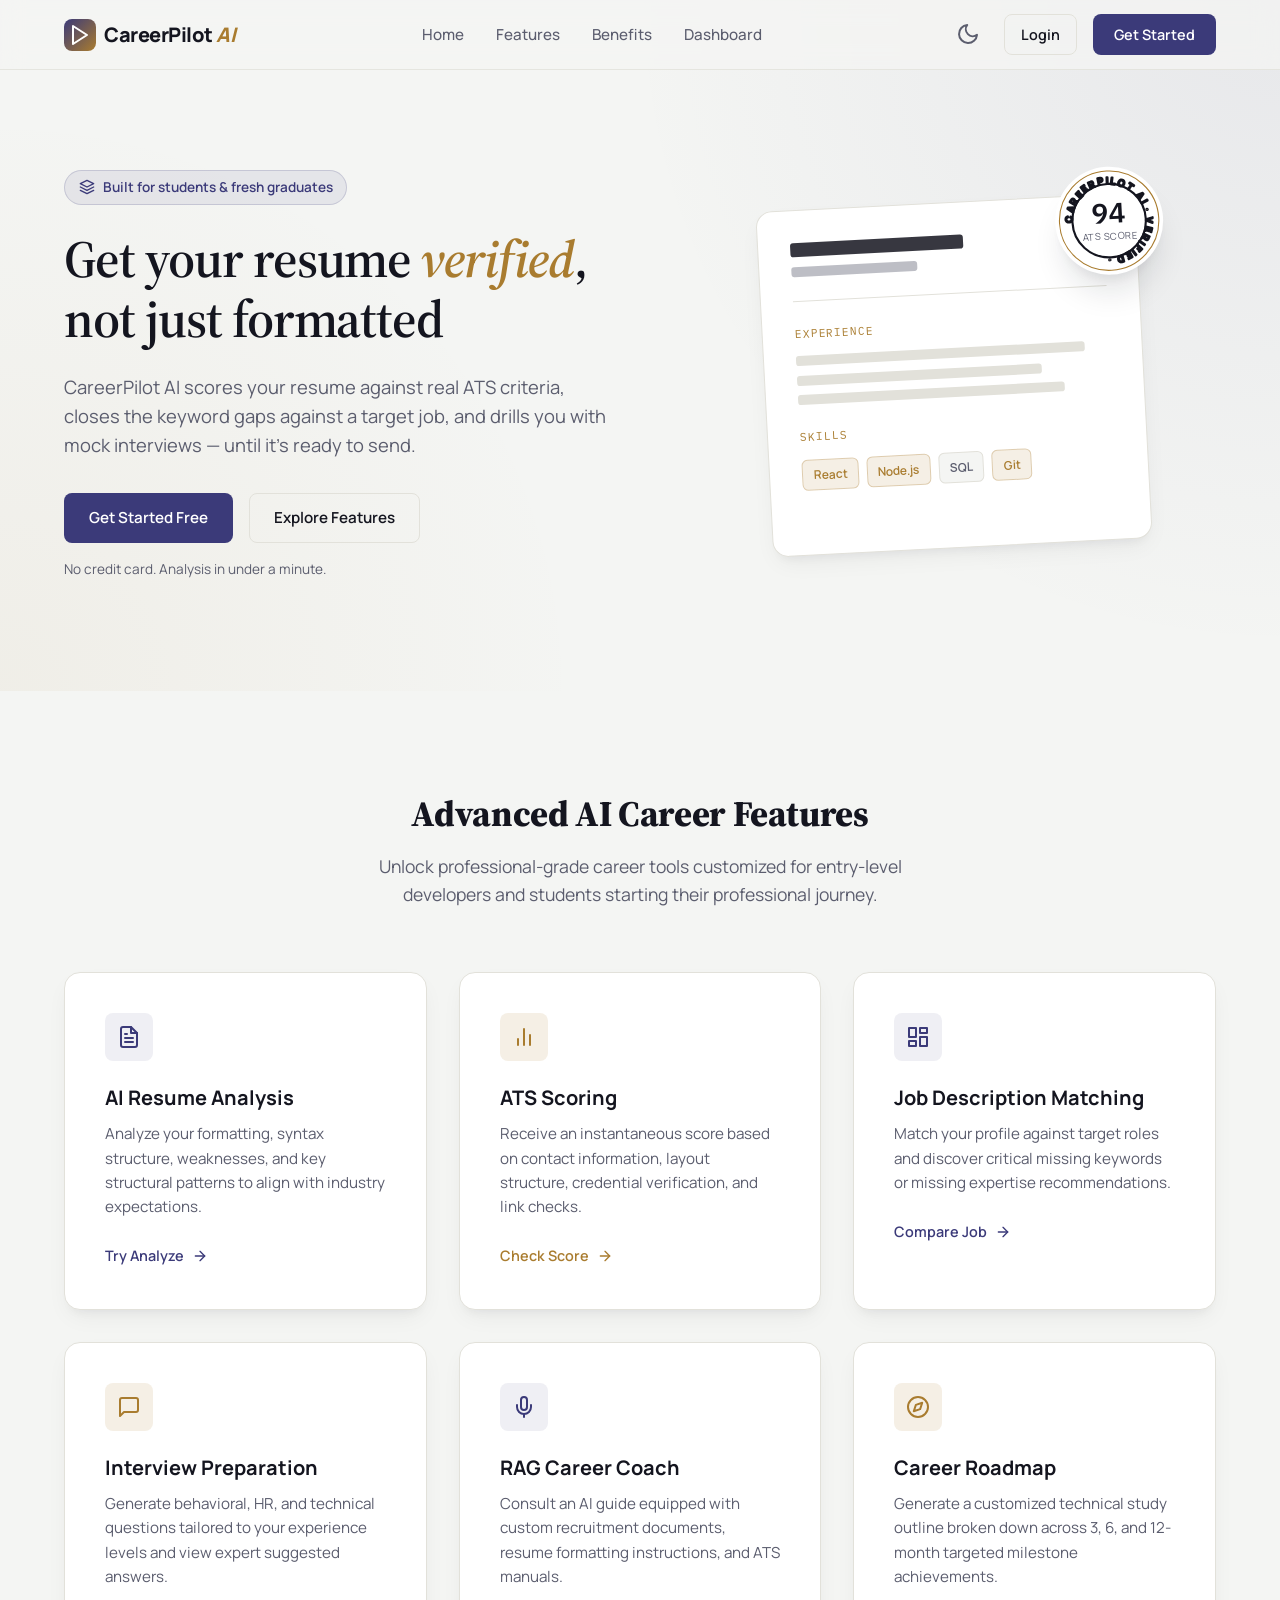
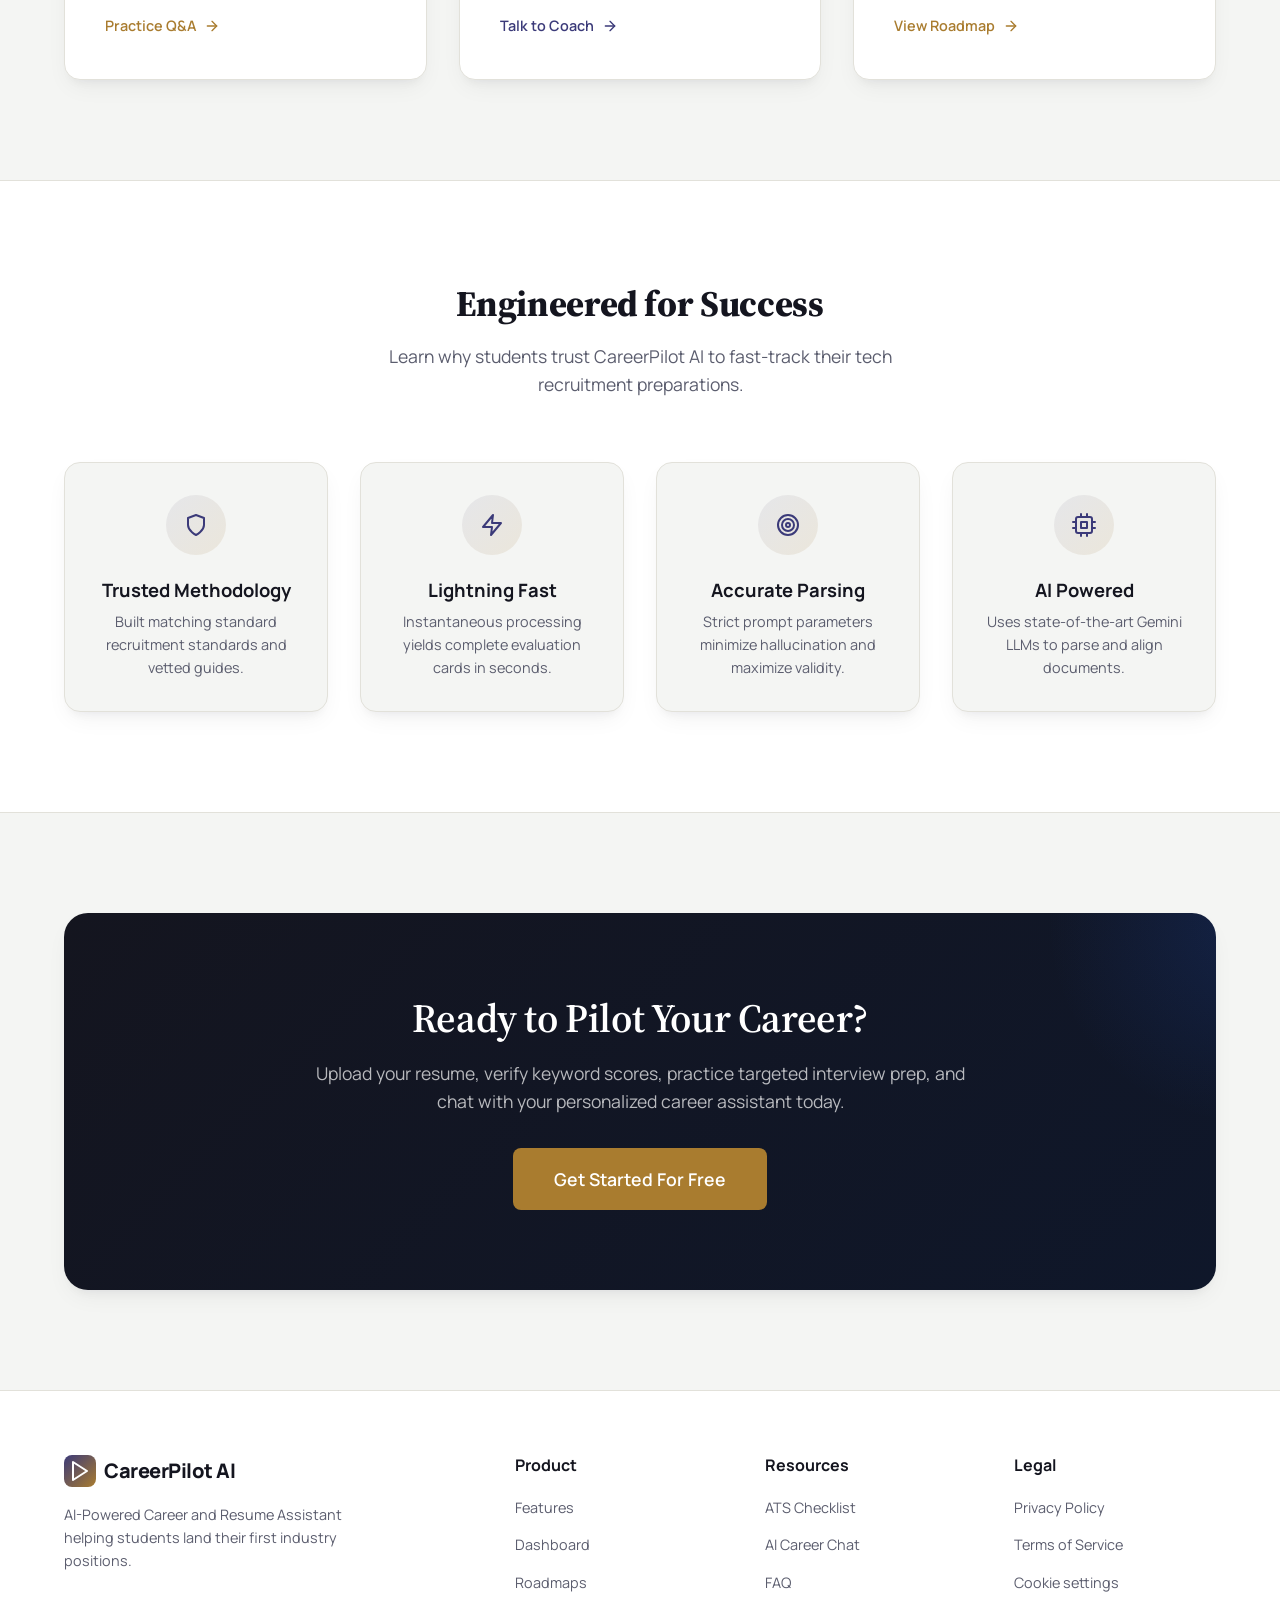
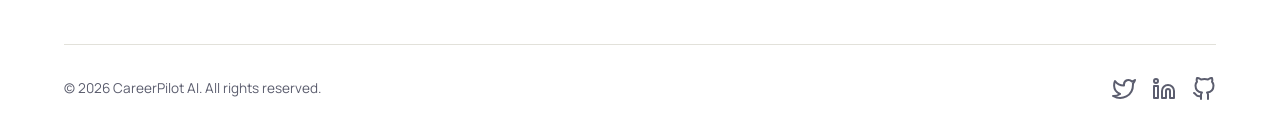
<file: frontend/index.html>
<!DOCTYPE html>
<html lang="en">
<head>
    <meta charset="UTF-8">
    <meta name="viewport" content="width=device-width, initial-scale=1.0">
    <title>CareerPilot AI - Your AI-Powered Career Copilot</title>
    
    <!-- Meta Descriptions for SEO -->
    <meta name="description" content="CareerPilot AI is an AI-powered resume analyzer, ATS scoring engine, job matching assistant, and mock interview prep system designed for students and fresh graduates.">
    <meta name="keywords" content="Resume Analyzer, ATS Score, Career Assistant, Job Matching, Resume Parser, Interview Prep, Career Roadmap, AI Career Coach">
    <meta name="author" content="CareerPilot AI Team">
    
    <!-- Fonts Preconnect and Links for Performance -->
    <link rel="preconnect" href="https://fonts.googleapis.com">
    <link rel="preconnect" href="https://fonts.gstatic.com" crossorigin>
    <link href="https://fonts.googleapis.com/css2?family=Manrope:wght@400;500;600;700;800&family=Source+Serif+4:opsz,wght@8..60,500;8..60,600&family=IBM+Plex+Mono:wght@500;600&display=swap" rel="stylesheet">
    
    <!-- Stylesheets -->
    <link rel="stylesheet" href="css/style.css">
    <link rel="stylesheet" href="css/responsive.css">
</head>
<body>

    <!-- Skip link for accessibility -->
    <a href="#main-content" class="skip-link">Skip to content</a>

    <!-- Header Navigation -->
    <header class="header">
        <div class="container">
            <a href="#" class="logo" aria-label="CareerPilot AI Home">
                <div class="logo-icon" aria-hidden="true">
                    <svg viewBox="0 0 24 24" stroke-width="2.5" fill="none">
                        <polygon points="5 3 19 12 5 21 5 3"></polygon>
                    </svg>
                </div>
                <span>CareerPilot <span class="text-gradient">AI</span></span>
            </a>

            <!-- Desktop Links -->
            <nav aria-label="Main Navigation">
                <ul class="nav-links">
                    <li><a href="#" class="nav-link active" aria-current="page">Home</a></li>
                    <li><a href="#features" class="nav-link">Features</a></li>
                    <li><a href="#benefits" class="nav-link">Benefits</a></li>
                    <li><a href="login.html" class="nav-link">Dashboard</a></li>
                    <li class="mobile-only"><a href="login.html" class="nav-link">Login</a></li>
                    <li class="mobile-only"><a href="register.html" class="nav-link">Register</a></li>
                </ul>
            </nav>

            <!-- Nav Actions -->
            <div class="nav-actions">
                <!-- Theme Toggle -->
                <button id="theme-toggle" class="theme-toggle" aria-label="Switch theme">
                    <svg class="moon-icon" viewBox="0 0 24 24"><path d="M21 12.79A9 9 0 1 1 11.21 3 7 7 0 0 0 21 12.79z"></path></svg>
                    <svg class="sun-icon" viewBox="0 0 24 24"><circle cx="12" cy="12" r="5"></circle><line x1="12" y1="1" x2="12" y2="3"></line><line x1="12" y1="21" x2="12" y2="23"></line><line x1="4.22" y1="4.22" x2="5.64" y2="5.64"></line><line x1="18.36" y1="18.36" x2="19.78" y2="19.78"></line><line x1="1" y1="12" x2="3" y2="12"></line><line x1="21" y1="12" x2="23" y2="12"></line><line x1="4.22" y1="19.78" x2="5.64" y2="18.36"></line><line x1="18.36" y1="5.64" x2="19.78" y2="4.22"></line></svg>
                </button>
                
                <!-- Action Buttons -->
                <a href="login.html" class="btn btn-secondary" style="padding: 0.5rem 1rem; font-size: 0.9rem;">Login</a>
                <a href="register.html" class="btn btn-primary" style="padding: 0.5rem 1.25rem; font-size: 0.9rem;">Get Started</a>

                <!-- Mobile Menu Button -->
                <button id="menu-toggle" class="menu-toggle" aria-expanded="false" aria-controls="primary-navigation" aria-label="Open navigation menu">
                    <svg class="hamburger" viewBox="0 0 24 24">
                        <line x1="3" y1="6" x2="21" y2="6"></line>
                        <line x1="3" y1="12" x2="21" y2="12"></line>
                        <line x1="3" y1="18" x2="21" y2="18"></line>
                    </svg>
                </button>
            </div>
        </div>
    </header>

    <!-- Main Content Area -->
    <main id="main-content">
        
        <!-- Hero Section -->
        <section class="hero" id="home">
            <div class="container hero-grid">
                <div class="hero-content">
                    <span class="badge">
                        <svg viewBox="0 0 24 24" class="badge-icon"><polygon points="12 2 2 7 12 12 22 7 12 2"></polygon><polyline points="2 17 12 22 22 17"></polyline><polyline points="2 12 12 17 22 12"></polyline></svg>
                        Built for students & fresh graduates
                    </span>
                    <h1>Get your resume <span class="text-gradient">verified</span>, not just formatted</h1>
                    <p class="hero-subtitle">CareerPilot AI scores your resume against real ATS criteria, closes the keyword gaps against a target job, and drills you with mock interviews — until it's ready to send.</p>
                    <div class="hero-buttons">
                        <a href="register.html" class="btn btn-primary btn-lg">Get Started Free</a>
                        <a href="#features" class="btn btn-secondary btn-lg">Explore Features</a>
                    </div>
                    <p class="hero-note">No credit card. Analysis in under a minute.</p>
                </div>

                <!-- Signature element: a resume document stamped with a verification seal -->
                <div class="hero-visual">
                    <div class="resume-card" aria-hidden="true">
                        <div class="resume-card-head">
                            <span class="resume-line resume-line--name"></span>
                            <span class="resume-line resume-line--title"></span>
                        </div>
                        <div class="resume-card-section">
                            <span class="resume-label">Experience</span>
                            <span class="resume-line" style="width: 92%;"></span>
                            <span class="resume-line" style="width: 78%;"></span>
                            <span class="resume-line" style="width: 85%;"></span>
                        </div>
                        <div class="resume-card-section">
                            <span class="resume-label">Skills</span>
                            <div class="resume-tags">
                                <span class="resume-tag resume-tag--match">React</span>
                                <span class="resume-tag resume-tag--match">Node.js</span>
                                <span class="resume-tag">SQL</span>
                                <span class="resume-tag resume-tag--match">Git</span>
                            </div>
                        </div>
                        <div class="seal">
                            <svg viewBox="0 0 100 100" class="seal-ring">
                                <circle cx="50" cy="50" r="46"></circle>
                                <path id="sealCurve" d="M 50,50 m -34,0 a 34,34 0 1,1 68,0 a 34,34 0 1,1 -68,0" fill="none"></path>
                                <text font-size="8.5" letter-spacing="2" font-weight="600">
                                    <textPath href="#sealCurve" startOffset="0%">CAREERPILOT AI · VERIFIED ·</textPath>
                                </text>
                            </svg>
                            <span class="seal-score">94</span>
                            <span class="seal-label">ATS score</span>
                        </div>
                    </div>
                </div>
            </div>
        </section>

        <!-- Features Section -->
        <section class="features-section" id="features">
            <div class="container">
                <div class="section-header">
                    <h2>Advanced AI Career Features</h2>
                    <p>Unlock professional-grade career tools customized for entry-level developers and students starting their professional journey.</p>
                </div>
                
                <div class="features-grid">
                    <!-- Feature 1: Resume Analysis -->
                    <article class="feature-card">
                        <div class="feature-icon-wrapper">
                            <svg viewBox="0 0 24 24"><path d="M14 2H6a2 2 0 0 0-2 2v16a2 2 0 0 0 2 2h12a2 2 0 0 0 2-2V8z"></path><polyline points="14 2 14 8 20 8"></polyline><line x1="16" y1="13" x2="8" y2="13"></line><line x1="16" y1="17" x2="8" y2="17"></line><polyline points="10 9 9 9 8 9"></polyline></svg>
                        </div>
                        <h3>AI Resume Analysis</h3>
                        <p>Analyze your formatting, syntax structure, weaknesses, and key structural patterns to align with industry expectations.</p>
                        <a href="login.html?redirect=upload" class="feature-link">Try Analyze <svg viewBox="0 0 24 24"><line x1="5" y1="12" x2="19" y2="12"></line><polyline points="12 5 19 12 12 19"></polyline></svg></a>
                    </article>

                    <!-- Feature 2: ATS Score -->
                    <article class="feature-card">
                        <div class="feature-icon-wrapper">
                            <svg viewBox="0 0 24 24"><line x1="18" y1="20" x2="18" y2="10"></line><line x1="12" y1="20" x2="12" y2="4"></line><line x1="6" y1="20" x2="6" y2="14"></line></svg>
                        </div>
                        <h3>ATS Scoring</h3>
                        <p>Receive an instantaneous score based on contact information, layout structure, credential verification, and link checks.</p>
                        <a href="login.html?redirect=ats" class="feature-link">Check Score <svg viewBox="0 0 24 24"><line x1="5" y1="12" x2="19" y2="12"></line><polyline points="12 5 19 12 12 19"></polyline></svg></a>
                    </article>

                    <!-- Feature 3: Job Description Matching -->
                    <article class="feature-card">
                        <div class="feature-icon-wrapper">
                            <svg viewBox="0 0 24 24"><rect x="3" y="3" width="7" height="9"></rect><rect x="14" y="3" width="7" height="5"></rect><rect x="14" y="12" width="7" height="9"></rect><rect x="3" y="16" width="7" height="5"></rect></svg>
                        </div>
                        <h3>Job Description Matching</h3>
                        <p>Match your profile against target roles and discover critical missing keywords or missing expertise recommendations.</p>
                        <a href="login.html?redirect=jobmatch" class="feature-link">Compare Job <svg viewBox="0 0 24 24"><line x1="5" y1="12" x2="19" y2="12"></line><polyline points="12 5 19 12 12 19"></polyline></svg></a>
                    </article>

                    <!-- Feature 4: Interview Generator -->
                    <article class="feature-card">
                        <div class="feature-icon-wrapper">
                            <svg viewBox="0 0 24 24"><path d="M21 15a2 2 0 0 1-2 2H7l-4 4V5a2 2 0 0 1 2-2h14a2 2 0 0 1 2 2z"></path></svg>
                        </div>
                        <h3>Interview Preparation</h3>
                        <p>Generate behavioral, HR, and technical questions tailored to your experience levels and view expert suggested answers.</p>
                        <a href="login.html?redirect=interview" class="feature-link">Practice Q&A <svg viewBox="0 0 24 24"><line x1="5" y1="12" x2="19" y2="12"></line><polyline points="12 5 19 12 12 19"></polyline></svg></a>
                    </article>

                    <!-- Feature 5: AI Career Coach -->
                    <article class="feature-card">
                        <div class="feature-icon-wrapper">
                            <svg viewBox="0 0 24 24"><path d="M12 2a3 3 0 0 0-3 3v7a3 3 0 0 0 6 0V5a3 3 0 0 0-3-3z"></path><path d="M19 10v2a7 7 0 0 1-14 0v-2"></path><line x1="12" y1="19" x2="12" y2="22"></line></svg>
                        </div>
                        <h3>RAG Career Coach</h3>
                        <p>Consult an AI guide equipped with custom recruitment documents, resume formatting instructions, and ATS manuals.</p>
                        <a href="login.html?redirect=careercoach" class="feature-link">Talk to Coach <svg viewBox="0 0 24 24"><line x1="5" y1="12" x2="19" y2="12"></line><polyline points="12 5 19 12 12 19"></polyline></svg></a>
                    </article>

                    <!-- Feature 6: Career Roadmap -->
                    <article class="feature-card">
                        <div class="feature-icon-wrapper">
                            <svg viewBox="0 0 24 24"><circle cx="12" cy="12" r="10"></circle><polygon points="16.24 7.76 14.12 14.12 7.76 16.24 9.88 9.88 16.24 7.76"></polygon></svg>
                        </div>
                        <h3>Career Roadmap</h3>
                        <p>Generate a customized technical study outline broken down across 3, 6, and 12-month targeted milestone achievements.</p>
                        <a href="login.html?redirect=roadmap" class="feature-link">View Roadmap <svg viewBox="0 0 24 24"><line x1="5" y1="12" x2="19" y2="12"></line><polyline points="12 5 19 12 12 19"></polyline></svg></a>
                    </article>
                </div>
            </div>
        </section>

        <!-- Benefits Section -->
        <section class="benefits-section" id="benefits">
            <div class="container">
                <div class="section-header">
                    <h2>Engineered for Success</h2>
                    <p>Learn why students trust CareerPilot AI to fast-track their tech recruitment preparations.</p>
                </div>
                
                <div class="benefits-grid">
                    <!-- Benefit 1: Trusted -->
                    <div class="benefit-card">
                        <div class="benefit-icon-wrapper">
                            <svg viewBox="0 0 24 24"><path d="M12 22s8-4 8-10V5l-8-3-8 3v7c0 6 8 10 8 10z"></path></svg>
                        </div>
                        <h3>Trusted Methodology</h3>
                        <p>Built matching standard recruitment standards and vetted guides.</p>
                    </div>

                    <!-- Benefit 2: Fast -->
                    <div class="benefit-card">
                        <div class="benefit-icon-wrapper">
                            <svg viewBox="0 0 24 24"><polygon points="13 2 3 14 12 14 11 22 21 10 12 10 13 2"></polygon></svg>
                        </div>
                        <h3>Lightning Fast</h3>
                        <p>Instantaneous processing yields complete evaluation cards in seconds.</p>
                    </div>

                    <!-- Benefit 3: Accurate -->
                    <div class="benefit-card">
                        <div class="benefit-icon-wrapper">
                            <svg viewBox="0 0 24 24"><circle cx="12" cy="12" r="10"></circle><circle cx="12" cy="12" r="6"></circle><circle cx="12" cy="12" r="2"></circle></svg>
                        </div>
                        <h3>Accurate Parsing</h3>
                        <p>Strict prompt parameters minimize hallucination and maximize validity.</p>
                    </div>

                    <!-- Benefit 4: AI Powered -->
                    <div class="benefit-card">
                        <div class="benefit-icon-wrapper">
                            <svg viewBox="0 0 24 24"><rect x="4" y="4" width="16" height="16" rx="2" ry="2"></rect><rect x="9" y="9" width="6" height="6"></rect><line x1="9" y1="1" x2="9" y2="4"></line><line x1="15" y1="1" x2="15" y2="4"></line><line x1="9" y1="20" x2="9" y2="23"></line><line x1="15" y1="20" x2="15" y2="23"></line><line x1="20" y1="9" x2="23" y2="9"></line><line x1="20" y1="15" x2="23" y2="15"></line><line x1="1" y1="9" x2="4" y2="9"></line><line x1="1" y1="15" x2="4" y2="15"></line></svg>
                        </div>
                        <h3>AI Powered</h3>
                        <p>Uses state-of-the-art Gemini LLMs to parse and align documents.</p>
                    </div>
                </div>
            </div>
        </section>

        <!-- CTA Section -->
        <section class="cta-section">
            <div class="container">
                <div class="cta-banner">
                    <div class="cta-content">
                        <h2>Ready to Pilot Your Career?</h2>
                        <p>Upload your resume, verify keyword scores, practice targeted interview prep, and chat with your personalized career assistant today.</p>
                        <a href="register.html" class="btn btn-accent btn-lg" style="padding: 1rem 2.5rem; font-size: 1.1rem; border-radius: var(--border-radius-sm);">Get Started For Free</a>
                    </div>
                </div>
            </div>
        </section>

    </main>

    <!-- Footer -->
    <footer class="footer">
        <div class="container">
            <div class="footer-grid">
                <!-- Info Column -->
                <div class="footer-logo-col">
                    <a href="#" class="logo" aria-label="CareerPilot AI Home" style="color: var(--text-color)">
                        <div class="logo-icon">
                            <svg viewBox="0 0 24 24" stroke-width="2.5" fill="none">
                                <polygon points="5 3 19 12 5 21 5 3"></polygon>
                            </svg>
                        </div>
                        <span>CareerPilot <span>AI</span></span>
                    </a>
                    <p>AI-Powered Career and Resume Assistant helping students land their first industry positions.</p>
                </div>
                
                <!-- Links Column 1 -->
                <div class="footer-col">
                    <h4>Product</h4>
                    <ul class="footer-links">
                        <li><a href="#features">Features</a></li>
                        <li><a href="login.html">Dashboard</a></li>
                        <li><a href="login.html?redirect=roadmap">Roadmaps</a></li>
                    </ul>
                </div>

                <!-- Links Column 2 -->
                <div class="footer-col">
                    <h4>Resources</h4>
                    <ul class="footer-links">
                        <li><a href="#features">ATS Checklist</a></li>
                        <li><a href="login.html?redirect=careercoach">AI Career Chat</a></li>
                        <li><a href="#home">FAQ</a></li>
                    </ul>
                </div>

                <!-- Links Column 3 -->
                <div class="footer-col">
                    <h4>Legal</h4>
                    <ul class="footer-links">
                        <li><a href="#">Privacy Policy</a></li>
                        <li><a href="#">Terms of Service</a></li>
                        <li><a href="#">Cookie settings</a></li>
                    </ul>
                </div>
            </div>

            <!-- Footer Bottom -->
            <div class="footer-bottom">
                <p>&copy; 2026 CareerPilot AI. All rights reserved.</p>
                <div class="footer-socials">
                    <a href="#" aria-label="CareerPilot AI Twitter">
                        <svg viewBox="0 0 24 24"><path d="M23 3a10.9 10.9 0 0 1-3.14 1.53 4.48 4.48 0 0 0-7.86 3v1A10.66 10.66 0 0 1 3 4s-4 9 5 13a11.64 11.64 0 0 1-7 2c9 5 20 0 20-11.5a4.5 4.5 0 0 0-.08-.83A7.72 7.72 0 0 0 23 3z"></path></svg>
                    </a>
                    <a href="#" aria-label="CareerPilot AI LinkedIn">
                        <svg viewBox="0 0 24 24"><path d="M16 8a6 6 0 0 1 6 6v7h-4v-7a2 2 0 0 0-2-2 2 2 0 0 0-2 2v7h-4v-7a6 6 0 0 1 6-6z"></path><rect x="2" y="9" width="4" height="12"></rect><circle cx="4" cy="4" r="2"></circle></svg>
                    </a>
                    <a href="#" aria-label="CareerPilot AI GitHub">
                        <svg viewBox="0 0 24 24"><path d="M9 19c-5 1.5-5-2.5-7-3m14 6v-3.87a3.37 3.37 0 0 0-.94-2.61c3.14-.35 6.44-1.54 6.44-7A5.44 5.44 0 0 0 20 4.77 5.07 5.07 0 0 0 19.91 1S18.73.65 16 2.48a13.38 13.38 0 0 0-7 0C6.27.65 5.09 1 5.09 1A5.07 5.07 0 0 0 5 4.77a5.44 5.44 0 0 0-1.5 3.78c0 5.42 3.3 6.61 6.44 7A3.37 3.37 0 0 0 9 18.13V22"></path></svg>
                    </a>
                </div>
            </div>
        </div>
    </footer>

    <!-- Scripts -->
    <script src="js/main.js"></script>
</body>
</html>
</file>
<file: frontend/css/style.css>
/* ==========================================================================
   CareerPilot AI - Style Guide & Base Theme
   ========================================================================== */

/* CSS Variables — "Verified" credential aesthetic:
   deep indigo-ink for authority, brass for the seal-of-approval accent,
   cool paper (not warm cream) for the base surface. */
:root {
    /* Color Palette */
    --primary-color: #3B3A79;
    --primary-hover: #2E2D60;
    --primary-light: rgba(59, 58, 121, 0.08);

    --secondary-color: #14151F;
    --secondary-hover: #0A0A11;

    --accent-color: #A97C2F;
    --accent-hover: #8C6626;
    --accent-light: rgba(169, 124, 47, 0.12);

    /* Light Mode Variables (Default) */
    --background-color: #F4F5F3;
    --surface-color: #ffffff;
    --text-color: #14151F;
    --text-muted: #5B5D6E;
    --border-color: #E2E1DA;
    --card-shadow: 0 10px 25px -5px rgba(20, 21, 31, 0.06), 0 8px 10px -6px rgba(20, 21, 31, 0.05);
    --card-hover-shadow: 0 24px 32px -8px rgba(20, 21, 31, 0.12), 0 10px 10px -5px rgba(20, 21, 31, 0.05);
    --glass-background: rgba(244, 245, 243, 0.75);
    --glass-border: rgba(226, 225, 218, 0.8);
    --hero-gradient: radial-gradient(circle at top right, rgba(59, 58, 121, 0.07), transparent 45%), radial-gradient(circle at bottom left, rgba(169, 124, 47, 0.06), transparent 40%);

    /* Layout & Spacing */
    --container-max-width: 1200px;
    --border-radius-sm: 8px;
    --border-radius-md: 16px;
    --border-radius-lg: 24px;
    --font-family: 'Manrope', -apple-system, BlinkMacSystemFont, "Segoe UI", Roboto, Helvetica, Arial, sans-serif;
    --font-display: 'Source Serif 4', Georgia, 'Times New Roman', serif;
    --font-mono: 'IBM Plex Mono', 'SF Mono', Menlo, monospace;

    /* Transitions */
    --transition-fast: 0.2s cubic-bezier(0.4, 0, 0.2, 1);
    --transition-normal: 0.3s cubic-bezier(0.4, 0, 0.2, 1);
    --transition-slow: 0.5s cubic-bezier(0.4, 0, 0.2, 1);

    /* Feedback Colors */
    --error-color: #D32F2F;
    --success-color: #388E3C;
}

/* Dark Mode Variables Override */
body.dark-mode {
    --background-color: #101019;
    --surface-color: #191A24;
    --text-color: #F4F5F3;
    --text-muted: #9B9CAE;
    --border-color: #2B2C38;
    --card-shadow: 0 10px 25px -5px rgba(0, 0, 0, 0.35), 0 8px 10px -6px rgba(0, 0, 0, 0.3);
    --card-hover-shadow: 0 24px 32px -8px rgba(0, 0, 0, 0.45), 0 10px 10px -5px rgba(0, 0, 0, 0.2);
    --glass-background: rgba(16, 16, 25, 0.8);
    --glass-border: rgba(43, 44, 56, 0.8);
    --hero-gradient: radial-gradient(circle at top right, rgba(102, 100, 200, 0.14), transparent 45%), radial-gradient(circle at bottom left, rgba(169, 124, 47, 0.08), transparent 40%);
    --error-color: #E57373;
    --success-color: #81C784;
}

/* ==========================================================================
   Base & Reset Styles
   ========================================================================== */
*, *::before, *::after {
    box-sizing: border-box;
    margin: 0;
    padding: 0;
}

html {
    scroll-behavior: smooth;
    font-size: 16px;
}

body {
    font-family: var(--font-family);
    background-color: var(--background-color);
    color: var(--text-color);
    line-height: 1.6;
    overflow-x: hidden;
    transition: background-color var(--transition-normal), color var(--transition-normal);
}

a {
    color: inherit;
    text-decoration: none;
    transition: color var(--transition-fast);
}

img {
    max-width: 100%;
    height: auto;
    display: block;
}

svg {
    width: 24px;
    height: 24px;
    fill: none;
    stroke: currentColor;
    stroke-width: 2;
    stroke-linecap: round;
    stroke-linejoin: round;
    vertical-align: middle;
}

/* Focus Indicator Accessibility Styles */
:focus-visible {
    outline: 3px solid var(--primary-color);
    outline-offset: 4px;
}

/* Skip Link style */
.skip-link {
    position: absolute;
    top: -100px;
    left: 1.5rem;
    background-color: var(--primary-color);
    color: #ffffff;
    padding: 0.75rem 1.5rem;
    border-radius: 0 0 var(--border-radius-sm) var(--border-radius-sm);
    z-index: 9999;
    font-weight: 600;
    transition: top var(--transition-fast);
}
.skip-link:focus {
    top: 0;
    outline: none;
}

/* Display helper for responsive elements */
.mobile-only {
    display: none !important;
}

/* Scrollbar Customization */
::-webkit-scrollbar {
    width: 8px;
}
::-webkit-scrollbar-track {
    background: var(--background-color);
}
::-webkit-scrollbar-thumb {
    background: var(--border-color);
    border-radius: 4px;
}
::-webkit-scrollbar-thumb:hover {
    background: var(--text-muted);
}

/* ==========================================================================
   Typography & Utilities
   ========================================================================== */
h1, h2, h3, h4, h5, h6 {
    font-weight: 700;
    line-height: 1.25;
    margin-bottom: 0.5rem;
}

h1, h2 {
    font-family: var(--font-display);
    font-weight: 600;
    letter-spacing: -0.01em;
}

.text-gradient {
    color: var(--accent-color);
    font-style: italic;
}

.mono-figure {
    font-family: var(--font-mono);
    font-variant-numeric: tabular-nums;
}

.container {
    width: 100%;
    max-width: var(--container-max-width);
    margin: 0 auto;
    padding: 0 1.5rem;
}

/* Buttons */
.btn {
    display: inline-flex;
    align-items: center;
    justify-content: center;
    gap: 0.5rem;
    font-family: var(--font-family);
    font-size: 0.95rem;
    font-weight: 600;
    padding: 0.75rem 1.5rem;
    border-radius: var(--border-radius-sm);
    border: 1px solid transparent;
    cursor: pointer;
    transition: all var(--transition-fast);
    white-space: nowrap;
}

.btn-primary {
    background-color: var(--primary-color);
    color: #ffffff;
}
.btn-primary:hover {
    background-color: var(--primary-hover);
    transform: translateY(-2px);
    box-shadow: 0 4px 12px rgba(59, 58, 121, 0.28);
}

.btn-secondary {
    background-color: transparent;
    color: var(--text-color);
    border-color: var(--border-color);
}
.btn-secondary:hover {
    background-color: var(--border-color);
    transform: translateY(-2px);
}

.btn-accent {
    background-color: var(--accent-color);
    color: #ffffff;
}
.btn-accent:hover {
    background-color: var(--accent-hover);
    transform: translateY(-2px);
    box-shadow: 0 4px 12px rgba(169, 124, 47, 0.28);
}

/* ==========================================================================
   Header & Navigation
   ========================================================================== */
.header {
    position: fixed;
    top: 0;
    left: 0;
    right: 0;
    height: 70px;
    z-index: 1000;
    background-color: var(--glass-background);
    backdrop-filter: blur(12px);
    -webkit-backdrop-filter: blur(12px);
    border-bottom: 1px solid var(--glass-border);
    transition: background-color var(--transition-normal), border-bottom var(--transition-normal);
}

.header .container {
    display: flex;
    justify-content: space-between;
    align-items: center;
    height: 100%;
}

.logo {
    display: flex;
    align-items: center;
    gap: 0.5rem;
    font-size: 1.25rem;
    font-weight: 800;
    letter-spacing: -0.025em;
}

.logo-icon {
    width: 32px;
    height: 32px;
    background: linear-gradient(135deg, var(--primary-color) 0%, var(--accent-color) 100%);
    border-radius: var(--border-radius-sm);
    display: flex;
    align-items: center;
    justify-content: center;
    color: #ffffff;
}

.nav-links {
    display: flex;
    align-items: center;
    gap: 2rem;
    list-style: none;
}

.nav-link {
    font-size: 0.95rem;
    font-weight: 500;
    color: var(--text-muted);
}
.nav-link:hover, .nav-link.active {
    color: var(--text-color);
}

.nav-actions {
    display: flex;
    align-items: center;
    gap: 1rem;
}

/* Theme Toggle Button */
.theme-toggle {
    background: none;
    border: none;
    color: var(--text-muted);
    cursor: pointer;
    padding: 0.5rem;
    border-radius: 50%;
    display: flex;
    align-items: center;
    justify-content: center;
    transition: background-color var(--transition-fast), color var(--transition-fast);
}
.theme-toggle:hover {
    background-color: var(--primary-light);
    color: var(--primary-color);
}

.theme-toggle .sun-icon {
    display: none;
}
body.dark-mode .theme-toggle .sun-icon {
    display: block;
}
body.dark-mode .theme-toggle .moon-icon {
    display: none;
}

/* Mobile Nav Menu Toggles */
.menu-toggle {
    display: none;
    background: none;
    border: none;
    color: var(--text-color);
    cursor: pointer;
    padding: 0.5rem;
}

/* ==========================================================================
   Hero Section
   ========================================================================== */
.hero {
    position: relative;
    padding: 170px 0 110px;
    background: var(--hero-gradient);
    overflow: hidden;
    text-align: left;
}

.hero-grid {
    display: grid;
    grid-template-columns: 1.05fr 0.95fr;
    gap: 3rem;
    align-items: center;
}

.hero-content {
    max-width: 560px;
}

.badge {
    display: inline-flex;
    align-items: center;
    gap: 0.5rem;
    background-color: var(--primary-light);
    color: var(--primary-color);
    padding: 0.35rem 0.85rem;
    border-radius: 9999px;
    font-size: 0.85rem;
    font-weight: 600;
    margin-bottom: 1.5rem;
    border: 1px solid rgba(59, 58, 121, 0.18);
}

.badge-icon {
    width: 16px;
    height: 16px;
}

.hero h1 {
    font-size: 3.25rem;
    letter-spacing: -0.02em;
    line-height: 1.15;
    margin-bottom: 1.5rem;
}

.hero-subtitle {
    font-size: 1.15rem;
    color: var(--text-muted);
    margin-bottom: 2rem;
}

.hero-buttons {
    display: flex;
    gap: 1rem;
    margin-bottom: 1rem;
}

.hero-note {
    font-size: 0.85rem;
    color: var(--text-muted);
}

/* Signature element: a resume document with a verification seal */
.hero-visual {
    display: flex;
    justify-content: center;
    perspective: 1400px;
}

.resume-card {
    position: relative;
    width: 100%;
    max-width: 380px;
    background-color: var(--surface-color);
    border: 1px solid var(--border-color);
    border-radius: var(--border-radius-md);
    box-shadow: var(--card-shadow);
    padding: 2rem 2rem 2.5rem;
    transform: rotate(-3deg);
    transition: transform var(--transition-slow), box-shadow var(--transition-slow);
}
.resume-card:hover {
    transform: rotate(0deg);
    box-shadow: var(--card-hover-shadow);
}

.resume-card-head {
    display: flex;
    flex-direction: column;
    gap: 0.6rem;
    padding-bottom: 1.5rem;
    margin-bottom: 1.5rem;
    border-bottom: 1px solid var(--border-color);
}

.resume-line {
    display: block;
    height: 10px;
    border-radius: 3px;
    background-color: var(--border-color);
    width: 60%;
}
.resume-line--name {
    width: 55%;
    height: 14px;
    background-color: var(--text-color);
    opacity: 0.85;
}
.resume-line--title {
    width: 40%;
    background-color: var(--text-muted);
    opacity: 0.4;
}

.resume-card-section {
    display: flex;
    flex-direction: column;
    gap: 0.6rem;
    margin-bottom: 1.5rem;
}

.resume-label {
    font-family: var(--font-mono);
    font-size: 0.7rem;
    letter-spacing: 0.08em;
    text-transform: uppercase;
    color: var(--accent-color);
    margin-bottom: 0.2rem;
}

.resume-tags {
    display: flex;
    flex-wrap: wrap;
    gap: 0.5rem;
}

.resume-tag {
    font-size: 0.75rem;
    font-weight: 600;
    padding: 0.3rem 0.65rem;
    border-radius: 6px;
    background-color: var(--background-color);
    border: 1px solid var(--border-color);
    color: var(--text-muted);
}

.resume-tag--match {
    background-color: var(--accent-light);
    border-color: rgba(169, 124, 47, 0.3);
    color: var(--accent-color);
}

/* The seal */
.seal {
    position: absolute;
    top: -28px;
    right: -28px;
    width: 108px;
    height: 108px;
    display: flex;
    flex-direction: column;
    align-items: center;
    justify-content: center;
    background-color: var(--surface-color);
    border-radius: 50%;
    box-shadow: var(--card-hover-shadow);
}

.seal-ring {
    position: absolute;
    inset: 0;
    width: 100%;
    height: 100%;
    fill: none;
}
.seal-ring circle {
    stroke: var(--accent-color);
    stroke-width: 1;
    fill: none;
}
.seal-ring text {
    fill: var(--accent-color);
}

.seal-score {
    font-family: var(--font-mono);
    font-size: 1.75rem;
    font-weight: 600;
    color: var(--text-color);
    line-height: 1;
}

.seal-label {
    font-size: 0.6rem;
    text-transform: uppercase;
    letter-spacing: 0.05em;
    color: var(--text-muted);
    margin-top: 0.15rem;
}

@media (max-width: 900px) {
    .hero-grid {
        grid-template-columns: 1fr;
    }
    .hero-content {
        max-width: 100%;
        text-align: center;
    }
    .hero-buttons, .hero-note {
        justify-content: center;
        text-align: center;
    }
    .hero-buttons { justify-content: center; }
    .hero-visual { margin-top: 1rem; }
}

@media (max-width: 768px) {
    .hero h1 {
        font-size: 2.5rem;
    }
    .hero-subtitle {
        font-size: 1.1rem;
    }
}

/* ==========================================================================
   Features Section
   ========================================================================== */
.features-section {
    padding: 100px 0;
    background-color: var(--background-color);
    position: relative;
}

.section-header {
    text-align: center;
    max-width: 600px;
    margin: 0 auto 4rem;
}

.section-header h2 {
    font-size: 2.25rem;
    font-weight: 800;
    margin-bottom: 1rem;
}

.section-header p {
    color: var(--text-muted);
    font-size: 1.1rem;
}

.features-grid {
    display: grid;
    grid-template-columns: repeat(auto-fit, minmax(320px, 1fr));
    gap: 2rem;
}

.feature-card {
    background-color: var(--surface-color);
    border: 1px solid var(--border-color);
    border-radius: var(--border-radius-md);
    padding: 2.5rem;
    box-shadow: var(--card-shadow);
    transition: transform var(--transition-normal), box-shadow var(--transition-normal), border-color var(--transition-normal);
    position: relative;
    overflow: hidden;
}

.feature-card::before {
    content: '';
    position: absolute;
    top: 0;
    left: 0;
    width: 4px;
    height: 100%;
    background-color: var(--primary-color);
    transform: scaleY(0);
    transform-origin: bottom;
    transition: transform var(--transition-normal);
}

.feature-card:hover {
    transform: translateY(-5px);
    box-shadow: var(--card-hover-shadow);
    border-color: rgba(37, 99, 235, 0.3);
}

.feature-card:hover::before {
    transform: scaleY(1);
}

.feature-card:nth-child(even)::before {
    background-color: var(--accent-color);
}
.feature-card:nth-child(even):hover {
    border-color: rgba(16, 185, 129, 0.3);
}

.feature-icon-wrapper {
    width: 48px;
    height: 48px;
    border-radius: var(--border-radius-sm);
    display: flex;
    align-items: center;
    justify-content: center;
    margin-bottom: 1.5rem;
}
.feature-card:nth-child(odd) .feature-icon-wrapper {
    background-color: var(--primary-light);
    color: var(--primary-color);
}
.feature-card:nth-child(even) .feature-icon-wrapper {
    background-color: var(--accent-light);
    color: var(--accent-color);
}

.feature-card h3 {
    font-size: 1.25rem;
    margin-bottom: 0.75rem;
}

.feature-card p {
    color: var(--text-muted);
    font-size: 0.95rem;
    margin-bottom: 1.5rem;
}

.feature-link {
    display: inline-flex;
    align-items: center;
    gap: 0.5rem;
    font-size: 0.9rem;
    font-weight: 600;
    color: var(--primary-color);
}
.feature-card:nth-child(even) .feature-link {
    color: var(--accent-color);
}
.feature-link svg {
    width: 16px;
    height: 16px;
    transition: transform var(--transition-fast);
}
.feature-link:hover svg {
    transform: translateX(4px);
}

/* ==========================================================================
   Benefits Section
   ========================================================================== */
.benefits-section {
    padding: 100px 0;
    background-color: var(--surface-color);
    border-top: 1px solid var(--border-color);
    border-bottom: 1px solid var(--border-color);
}

.benefits-grid {
    display: grid;
    grid-template-columns: repeat(auto-fit, minmax(220px, 1fr));
    gap: 2rem;
}

.benefit-card {
    text-align: center;
    padding: 2rem;
    border-radius: var(--border-radius-md);
    background-color: var(--background-color);
    border: 1px solid var(--border-color);
    box-shadow: var(--card-shadow);
}

.benefit-icon-wrapper {
    width: 60px;
    height: 60px;
    border-radius: 50%;
    background: linear-gradient(135deg, var(--primary-light) 0%, var(--accent-light) 100%);
    color: var(--primary-color);
    display: flex;
    align-items: center;
    justify-content: center;
    margin: 0 auto 1.5rem;
}

.benefit-card h3 {
    font-size: 1.15rem;
    margin-bottom: 0.5rem;
}

.benefit-card p {
    color: var(--text-muted);
    font-size: 0.9rem;
}

/* ==========================================================================
   Call to Action (CTA) Banner
   ========================================================================== */
.cta-section {
    padding: 100px 0;
    background-color: var(--background-color);
    text-align: center;
}

.cta-banner {
    background: linear-gradient(135deg, var(--secondary-color) 0%, #0f172a 100%);
    color: #ffffff;
    padding: 5rem 2rem;
    border-radius: var(--border-radius-lg);
    box-shadow: var(--card-shadow);
    position: relative;
    overflow: hidden;
}

body.dark-mode .cta-banner {
    background: linear-gradient(135deg, #1e293b 0%, #0b0f19 100%);
    border: 1px solid var(--border-color);
}

.cta-banner::after {
    content: '';
    position: absolute;
    top: -50%;
    right: -20%;
    width: 400px;
    height: 400px;
    background: radial-gradient(circle, rgba(37, 99, 235, 0.15) 0%, transparent 70%);
    border-radius: 50%;
    pointer-events: none;
}

.cta-content {
    max-width: 650px;
    margin: 0 auto;
    position: relative;
    z-index: 1;
}

.cta-banner h2 {
    font-size: 2.5rem;
    margin-bottom: 1rem;
}

.cta-banner p {
    color: rgba(255, 255, 255, 0.7);
    font-size: 1.1rem;
    margin-bottom: 2rem;
}

/* ==========================================================================
   Footer
   ========================================================================== */
.footer {
    background-color: var(--surface-color);
    border-top: 1px solid var(--border-color);
    padding: 4rem 0 2rem;
    color: var(--text-muted);
}

.footer-grid {
    display: grid;
    grid-template-columns: 2fr repeat(3, 1fr);
    gap: 3rem;
    margin-bottom: 3rem;
}

.footer-logo-col {
    display: flex;
    flex-direction: column;
    gap: 1rem;
}

.footer-logo-col p {
    font-size: 0.9rem;
    max-width: 300px;
}

.footer-col h4 {
    color: var(--text-color);
    font-size: 1rem;
    margin-bottom: 1.25rem;
}

.footer-links {
    list-style: none;
    display: flex;
    flex-direction: column;
    gap: 0.75rem;
}

.footer-links a {
    font-size: 0.9rem;
}
.footer-links a:hover {
    color: var(--text-color);
}

.footer-bottom {
    display: flex;
    justify-content: space-between;
    align-items: center;
    padding-top: 2rem;
    border-top: 1px solid var(--border-color);
    font-size: 0.85rem;
}

.footer-socials {
    display: flex;
    gap: 1rem;
}

.footer-socials a:hover {
    color: var(--primary-color);
}

@media (max-width: 992px) {
    .footer-grid {
        grid-template-columns: 1fr 1fr;
        gap: 2rem;
    }
}

@media (max-width: 576px) {
    .footer-grid {
        grid-template-columns: 1fr;
    }
    .footer-bottom {
        flex-direction: column;
        gap: 1rem;
        text-align: center;
    }
}
</file>
<file: frontend/css/responsive.css>
/* ==========================================================================
   CareerPilot AI - Responsive Adjustments & Mobile Drawer
   ========================================================================== */

/* Breakpoint for Tablets and Large Mobiles (992px and below) */
@media (max-width: 992px) {
    /* Header Mobile Layout */
    .menu-toggle {
        display: block;
        z-index: 1100;
        margin-left: 0.5rem;
    }

    .nav-links {
        position: fixed;
        top: 0;
        right: -100%;
        width: 300px;
        height: 100vh;
        background-color: var(--surface-color);
        box-shadow: -10px 0 30px rgba(0, 0, 0, 0.1);
        border-left: 1px solid var(--border-color);
        display: flex;
        flex-direction: column;
        justify-content: flex-start;
        align-items: flex-start;
        padding: 100px 2rem 2rem;
        gap: 1.5rem;
        transition: right var(--transition-normal);
        z-index: 1050;
    }

    body.dark-mode .nav-links {
        box-shadow: -10px 0 30px rgba(0, 0, 0, 0.5);
    }

    .nav-links.active {
        right: 0;
    }

    .nav-link {
        font-size: 1.15rem;
        width: 100%;
        padding: 0.5rem 0;
        border-bottom: 1px solid var(--border-color);
    }

    .nav-links .mobile-only {
        display: block !important;
    }

    .nav-actions {
        gap: 0.75rem;
    }
}

/* Breakpoint for Mobiles (768px and below) */
@media (max-width: 768px) {
    /* Scale Typography */
    html {
        font-size: 15px;
    }
    
    .hero {
        padding: 140px 0 80px;
    }
    
    .hero h1 {
        font-size: 2.25rem;
    }
    
    .hero-subtitle {
        font-size: 1.05rem;
        margin-bottom: 2rem;
    }
    
    .hero-buttons {
        flex-direction: column;
        gap: 0.75rem;
        padding: 0 1.5rem;
    }
    
    .btn {
        width: 100%;
        padding: 0.85rem 1.5rem;
    }

    .nav-actions .btn {
        display: none; /* Hide header buttons on small screens, users will use dashboard/cta buttons */
    }

    /* Grids scaling */
    .features-grid {
        grid-template-columns: 1fr;
        gap: 1.5rem;
    }

    .benefits-grid {
        grid-template-columns: 1fr;
        gap: 1.5rem;
    }

    /* Section Spacings */
    .features-section, .benefits-section, .cta-section {
        padding: 60px 0;
    }

    .section-header {
        margin-bottom: 2.5rem;
    }

    .cta-banner {
        padding: 3rem 1.5rem;
    }

    .cta-banner h2 {
        font-size: 1.85rem;
    }
}

/* Breakpoint for Small Mobiles (480px and below) */
@media (max-width: 480px) {
    .logo span {
        display: none; /* Hide brand name text on tiny screens to fit toggle and burger */
    }
}

/* ==========================================================================
   Hamburger Button Animation Transitions
   ========================================================================== */
.hamburger line {
    transition: transform var(--transition-fast), opacity var(--transition-fast);
    transform-origin: center;
}

.menu-toggle.menu-open .hamburger line:nth-child(1) {
    transform: rotate(45deg) translate(4px, 4px);
}

.menu-toggle.menu-open .hamburger line:nth-child(2) {
    opacity: 0;
}

.menu-toggle.menu-open .hamburger line:nth-child(3) {
    transform: rotate(-45deg) translate(4px, -4px);
}
</file>
